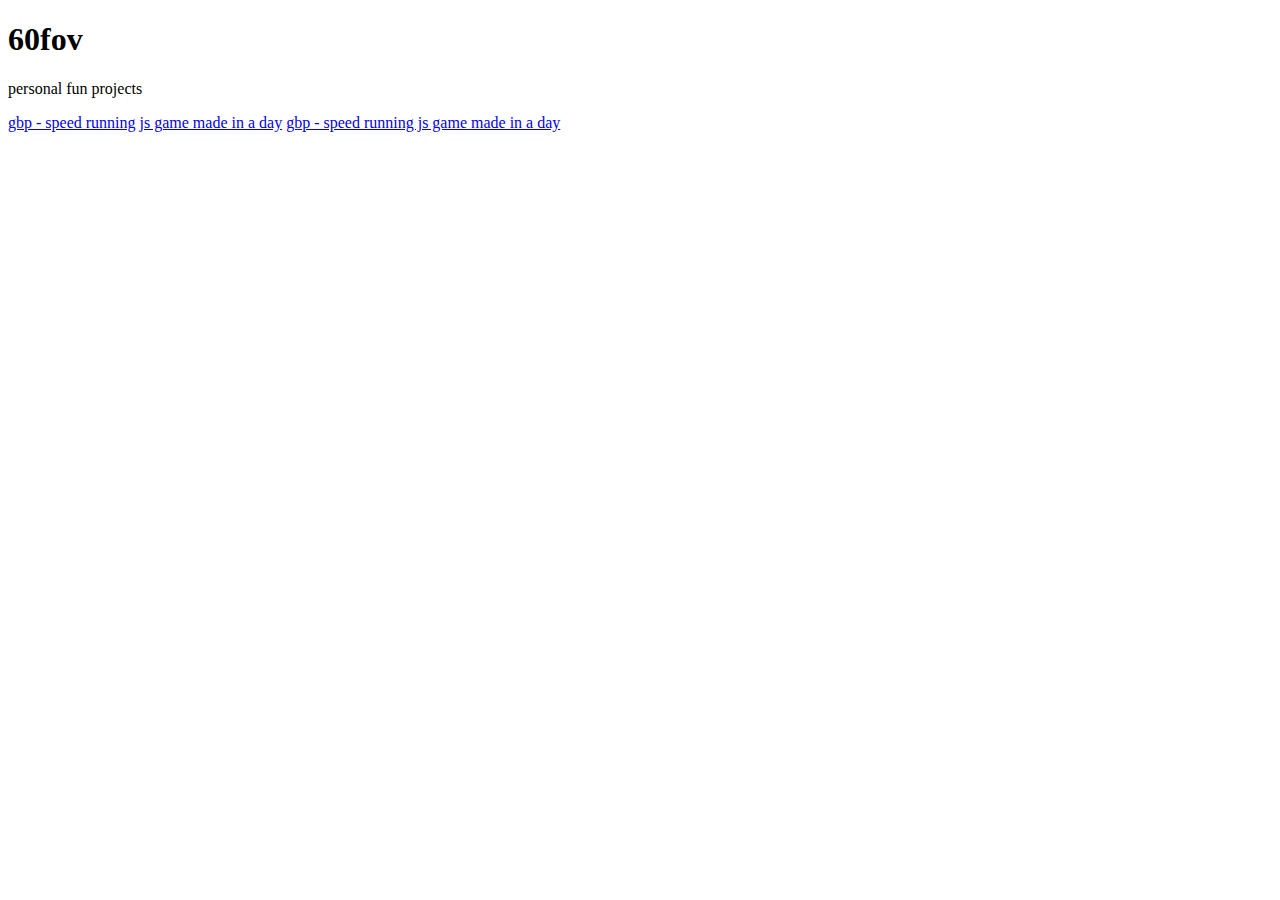
<file: index.html>
<!DOCTYPE html>
<html>
    <head>
        <title>60fov Projects</title>
    </head>
    <body>
        <h1>60fov</h1>
        <p>personal fun projects</p>
        <a href="https://60fov.github.io/gbp/">gbp - speed running js game made in a day</a>
        <a href="https://60fov.github.io/curves/">gbp - speed running js game made in a day</a>
    </body>
</html>
</file>
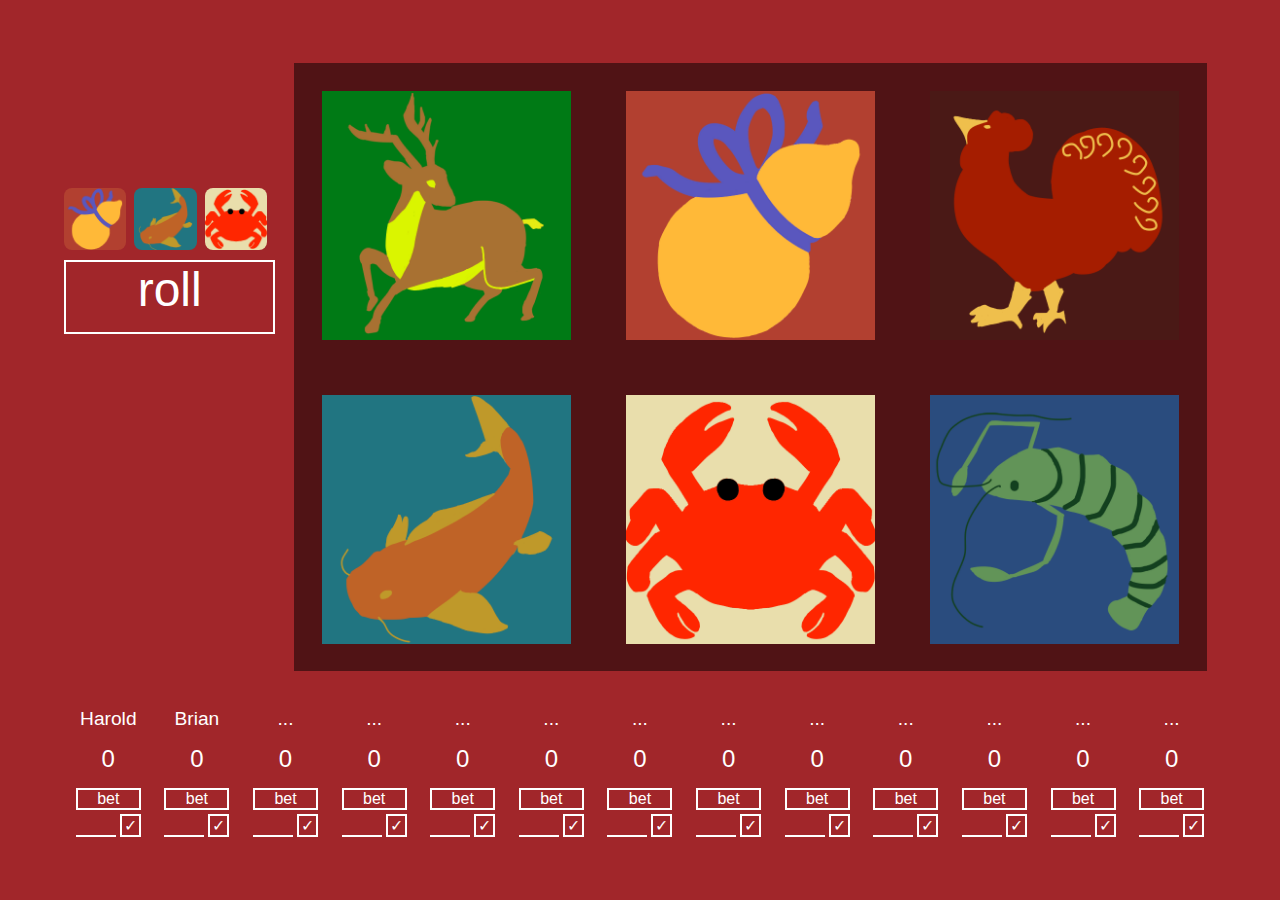
<file: baucua/index.html>
<!DOCTYPE html>
<html lang="en">
<head>
  <meta charset="UTF-8">
  <meta name="viewport" content="width=device-width, initial-scale=1.0">
  <link rel="stylesheet" href="main.css">
  <title> bau cau </title>

</head>
<body>
  <section id="wrapper">
    <section id="top-section">
      <div id="top-section-left">
        <div id="dice-wrapper">
          <img class="dice" id="dice-1" src="assets/bau.png">
          <img class="dice" id="dice-2" src="assets/ca.png">
          <img class="dice" id="dice-3" src="assets/cua.png">
        </div>
        <span id="roll"> roll </span>
      </div>

      <div id="top-section-right">
        <div class="tiles" id="tile-1">
          <img src="assets/nai.png">
          <span class="hide"></span>
          <ul class="bet-list" ></ul>
        </div>
        <div class="tiles" id="tile-2">
          <img src="assets/bau.png">
          <span class="hide"></span>
          <ul class="bet-list"></ul>
        </div>
        <div class="tiles" id="tile-3">
          <img src="assets/ga.png">
          <span class="hide"></span>
          <ul class="bet-list"></ul>
        </div>
        <div class="tiles" id="tile-4">
          <img src="assets/ca.png">
          <span class="hide"></span>
          <ul class="bet-list"></ul>
        </div>
        <div class="tiles" id="tile-5">
          <img src="assets/cua.png">
          <span class="hide"></span>
          <ul class="bet-list"></ul>
        </div>
        <div class="tiles" id="tile-6">
          <img src="assets/tom.png">
          <span class="hide"></span>
          <ul class="bet-list"></ul>
        </div>
      </div>
    </section>
    
    <section id="bottom-section"> 
      <div id="player-section">
        <div class="player">
          <span class="name" contenteditable="true">Harold</span>
          <span class="money">0</span>
          <span class="bet"> bet </span>
          <div class="dep-wrapper"><input class="deposit-amount">
          <span class="deposit"> ✓ </span></div>
        </div>
        <div class="player">
          <span class="name" contenteditable="true">Brian</span>
          <span class="money">0</span>
          <span class="bet"> bet </span>
          <div class="dep-wrapper"><input class="deposit-amount">
          <span class="deposit"> ✓ </span></div>
        </div>
        <div class="player">
          <span class="name" contenteditable="true">...</span>
          <span class="money">0</span>
          <span class="bet"> bet </span>
          <div class="dep-wrapper"><input class="deposit-amount">
          <span class="deposit"> ✓ </span></div>

        </div>
        <div class="player">
          <span class="name" contenteditable="true">...</span>
          <span class="money">0</span>
          <span class="bet"> bet </span>
          <div class="dep-wrapper"><input class="deposit-amount">
          <span class="deposit"> ✓ </span></div>
        </div>
        <div class="player">
          <span class="name" contenteditable="true">...</span>
          <span class="money">0</span>
          <span class="bet"> bet </span>
          <div class="dep-wrapper"><input class="deposit-amount">
          <span class="deposit"> ✓ </span></div>
        </div>
        <div class="player">
          <span class="name" contenteditable="true">...</span>
          <span class="money">0</span>
          <span class="bet"> bet </span>
          <div class="dep-wrapper"><input class="deposit-amount">
          <span class="deposit"> ✓ </span></div>
        </div>
        <div class="player">
          <span class="name" contenteditable="true">...</span>
          <span class="money">0</span>
          <span class="bet"> bet </span>
          <div class="dep-wrapper"><input class="deposit-amount">
          <span class="deposit"> ✓ </span></div>
        </div>
        <div class="player">
          <span class="name" contenteditable="true">...</span>
          <span class="money">0</span>
          <span class="bet"> bet </span>
          <div class="dep-wrapper"><input class="deposit-amount">
          <span class="deposit"> ✓ </span></div>
        </div>
        <div class="player">
          <span class="name" contenteditable="true">...</span>
          <span class="money">0</span>
          <span class="bet"> bet </span>
          <div class="dep-wrapper"><input class="deposit-amount">
          <span class="deposit"> ✓ </span></div>
        </div>
        <div class="player">
          <span class="name" contenteditable="true">...</span>
          <span class="money">0</span>
          <span class="bet"> bet </span>
          <div class="dep-wrapper"><input class="deposit-amount">
          <span class="deposit"> ✓ </span></div>
        </div>
        <div class="player">
          <span class="name" contenteditable="true">...</span>
          <span class="money">0</span>
          <span class="bet"> bet </span>
          <div class="dep-wrapper"><input class="deposit-amount">
          <span class="deposit"> ✓ </span></div>
        </div>
        <div class="player">
          <span class="name" contenteditable="true">...</span>
          <span class="money">0</span>
          <span class="bet"> bet </span>
          <div class="dep-wrapper"><input class="deposit-amount">
          <span class="deposit"> ✓ </span></div>
        </div>
        <div class="player">
          <span class="name" contenteditable="true">...</span>
          <span class="money">0</span>
          <span class="bet"> bet </span>
          <div class="dep-wrapper"><input class="deposit-amount">
          <span class="deposit"> ✓ </span></div>
        </div>

        </div>
      </div>
    </section>

    
  </section>
  
  <section id="bet-menu">
    <span id="bet-name"></span>
    <div>
      <img src="assets/nai.png">
      <input class="bet-val" type="text" autocomplete="off" placeholder="nai">
    </div>
    
    <div>
      <img src="assets/bau.png">
      <input class="bet-val" type="text" autocomplete="off" placeholder="bau">
    </div>
    <div>
      <img src="assets/ga.png">
      <input class="bet-val" type="text" autocomplete="off" placeholder="ga">
    </div>
    <div>
      <img src="assets/ca.png">
      <input class="bet-val" type="text" autocomplete="off" placeholder="ca">
    </div>
    <div>
      <img src="assets/cua.png">
      <input class="bet-val" type="text" autocomplete="off" placeholder="cua">
    </div>
    <div>
      <img src="assets/tom.png">
      <input class="bet-val" type="text" autocomplete="off" placeholder="tom">
    </div>

    <span id="bet-confirm"> confirm </span>
  </section>
  <script src="main.js"></script>
</body>
</html>
</file>
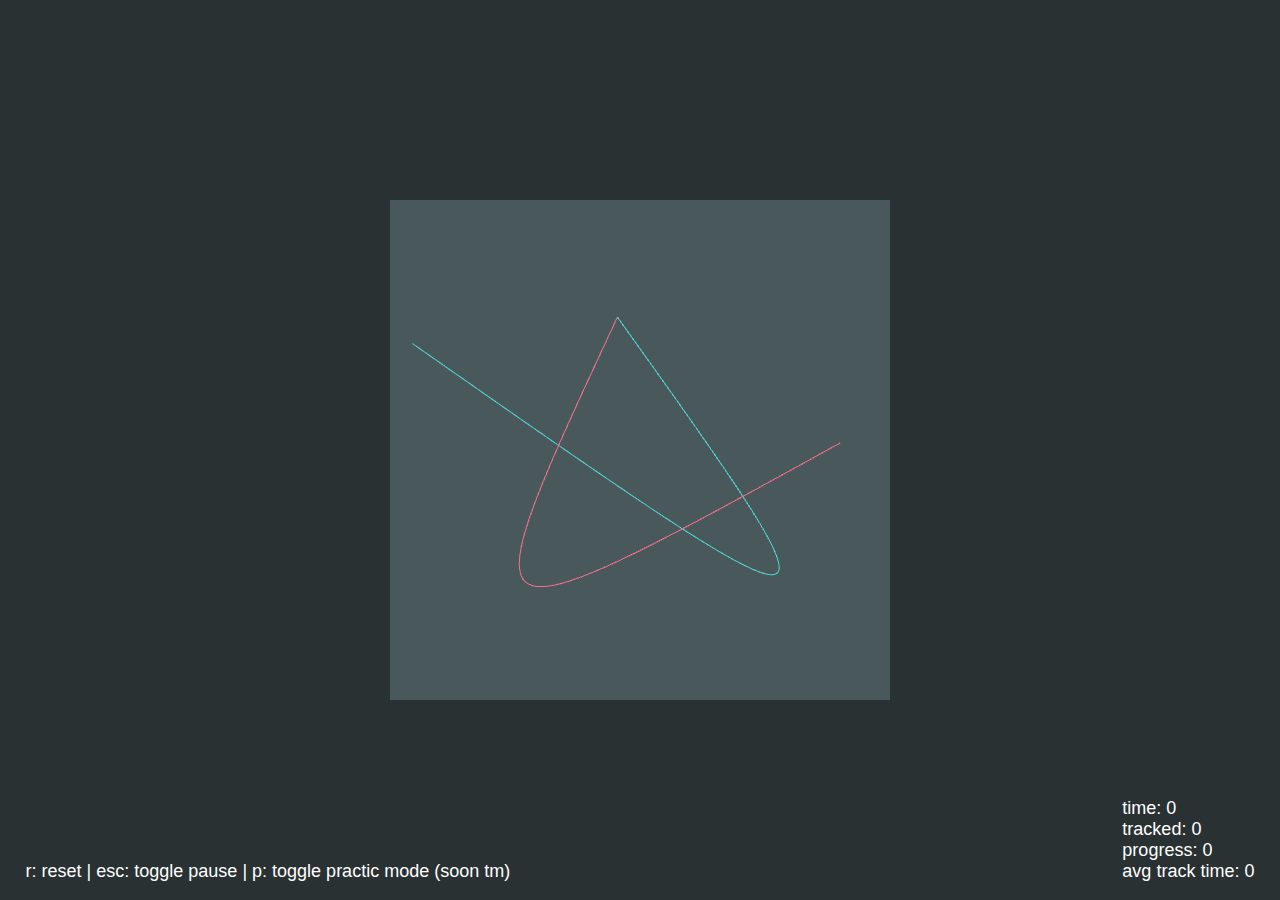
<file: curves/index.html>
<html>
	<head>
		<title>ubc</title>
		<style>
			body {
				margin: 0;
				font-family: sans-serif; 
				display: flex;
				align-items: center;
				justify-content: center;
				height: 100vh;
				background: #293132;
			}
			#canvas {
				cursor: url(assets/cursor40.png) 20 20, auto;
				z-index: 1000;
			}

			#ui {
				position: absolute;
				width: 100%;
				height: 100%;
				font-family: sans-serif;
			}
			
			#stats {
				color: white;
				font-size: 18px;
				position: absolute;
				right: 2%;
				bottom: 2%;
			}

			#info {
				color: white;
				font-size: 18px;
				position: absolute;
				bottom: 2%;
				left: 2%;
			}

		</style>
	</head>
	<body>
		<div id="ui">
			<div id="stats"></div>
			<div id="info">r: reset | esc: toggle pause | p: toggle practic mode (soon tm) </div>
		</div>
    <canvas id="canvas"></canvas>
    <script src="js/three.js"></script>
		<script src="js/util.js"></script>
		<script src="js/renderer.js"></script>
		<script src="js/line_tracker.js"></script>
		<script src="js/ui.js"></script>
		<script src="js/main.js"></script>
	</body>
</html>
</file>
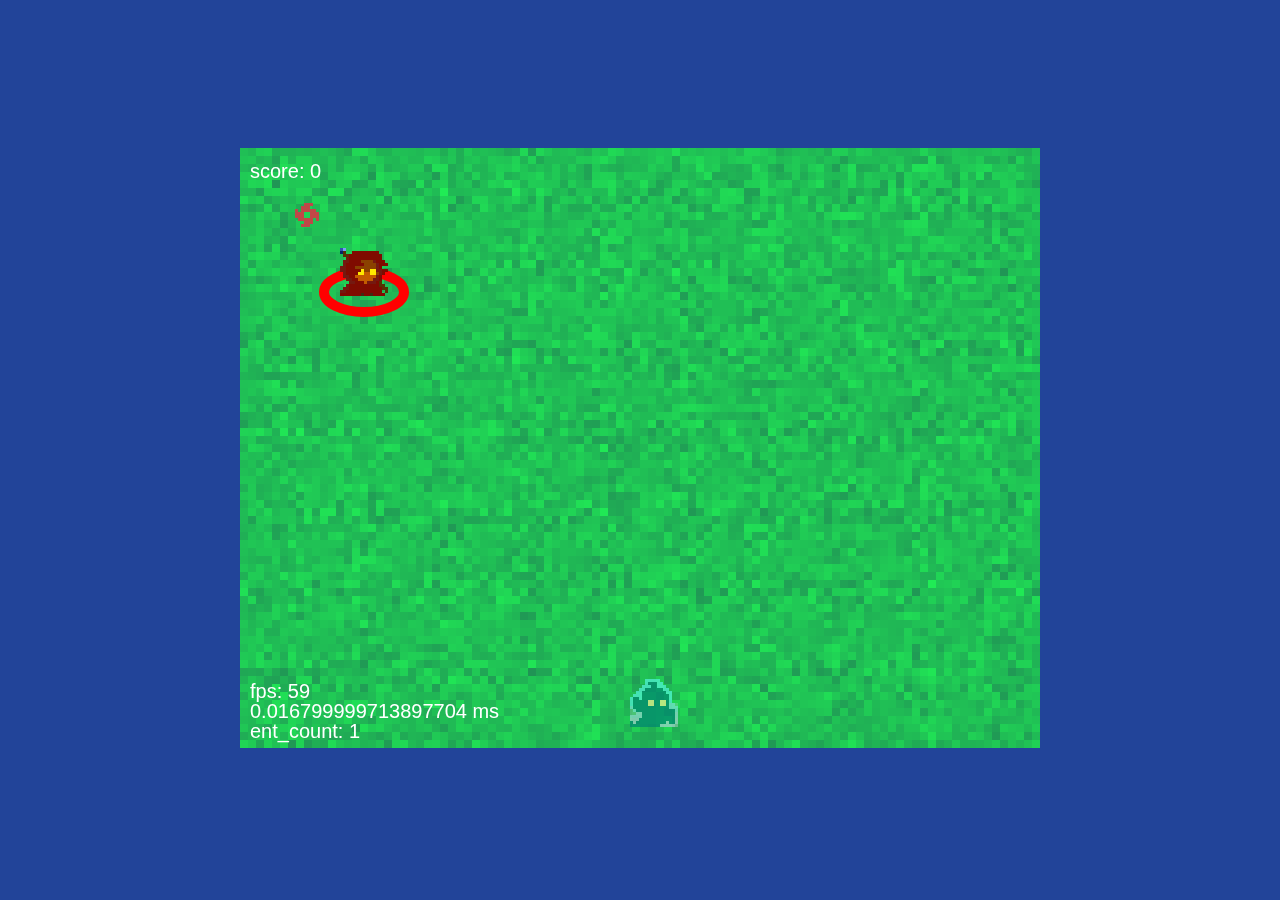
<file: fighter/index.html>
<!DOCTYPE html>
<html lang="en">
<head>
  <meta charset="UTF-8">
  <meta http-equiv="X-UA-Compatible" content="IE=edge">
  <meta name="viewport" content="width=device-width, initial-scale=1.0">
  <title>not a fighter</title>
  <script src='js/perlin.js'></script>
  <style>
      * {
        margin: 0;
        padding: 0;
      }

      body {
        width: 100vw;
        height: 100vh;
        background: #224499;
        display: flex;
        align-items: center;
        justify-content: center;;
      }

      canvas {
      }

  </style>
</head>
<body>
  <div>
    <canvas width="800" height="600"></canvas>
  </div>
  
  <script src="js/game.js"></script>
</body>
</html>
</file>
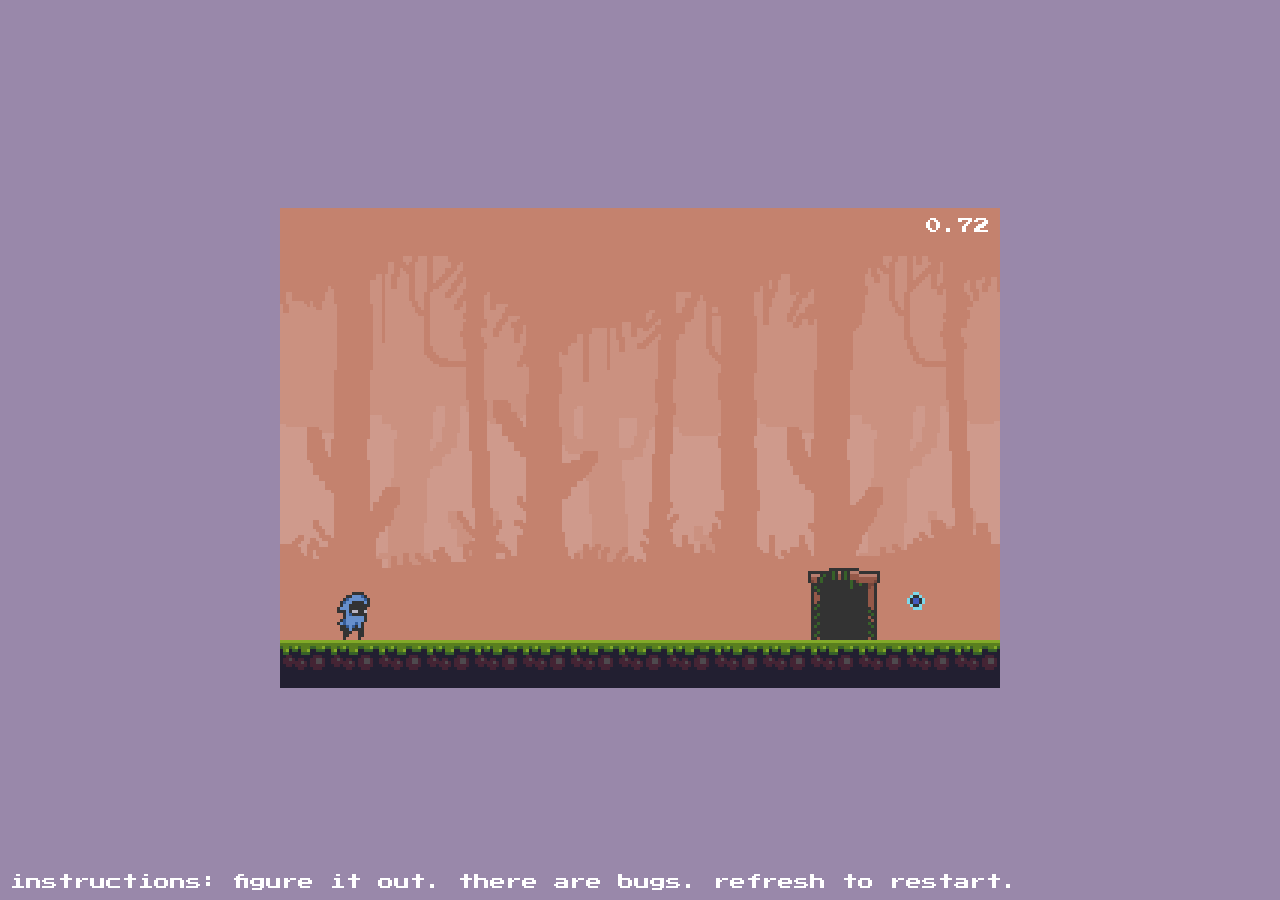
<file: gbp/index.html>
<!DOCTYPE html>
<html lang="en">
<head>
  <meta charset="UTF-8">
  <meta http-equiv="X-UA-Compatible" content="IE=edge">
  <meta name="viewport" content="width=device-width, initial-scale=1.0">
  <title>gbp</title>


  <link rel="preconnect" href="https://fonts.gstatic.com">
  <link href="https://fonts.googleapis.com/css2?family=Press+Start+2P&display=swap" rel="stylesheet"> 

  <script src="js/fpsmeter.min.js"></script>
  <script src="js/math.js"></script>
  <script src="js/data.js"></script>
  <script src="js/input.js"></script>
  <script src="js/app.js"></script>
  <script src="js/game.js"></script>
  <script src="js/main.js"></script>

  <style>
    * {
      margin: 0;
      padding: 0;
    }

    body {
      width: 100vw;
      height: 100vh;
      background: #98a;
      display: flex;
      align-items: center;
      justify-content: center;
    }

    section {
      position: relative;
    }

    canvas {
      background: #444;
      /* border-radius: 5px; */
    }

    span {
      font-family: Arial, Helvetica, sans-serif;;
      color: white;
      position: fixed;
      font-size: 16px;
      bottom: 10px;
      left: 10px;
      font-family: "Press Start 2P";
    }

    #timer {
      position: absolute;
      color: white;
      top: 10px;
      right: 10px;
      font-family: "Press Start 2P";
    }

  </style>

  
</head>
<body>
  <section>
    <p id="timer"></p>
  </section>
  <span> instructions: figure it out. there are bugs. refresh to restart. </span>
</body>
</html>
</file>
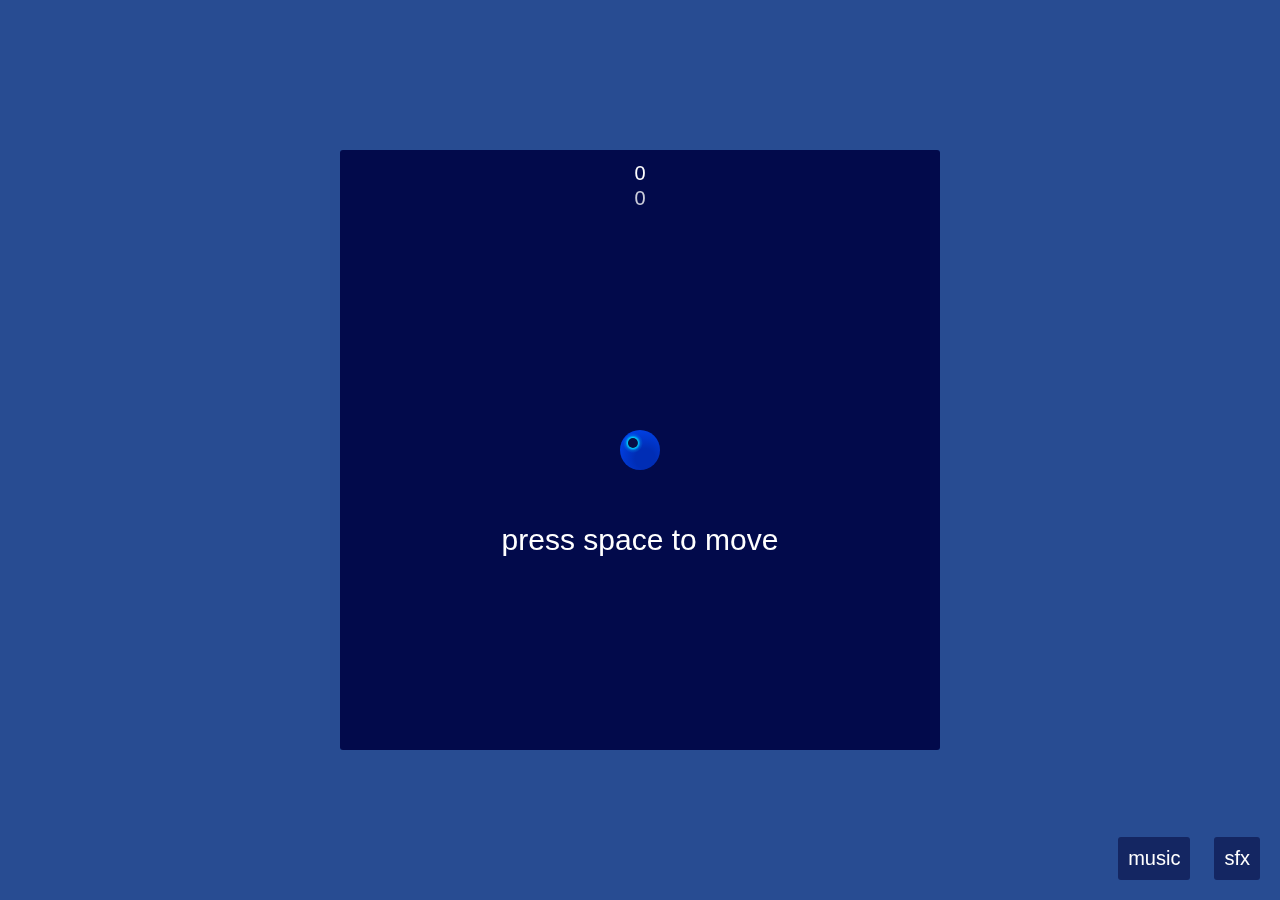
<file: swimmy/index.html>
<!DOCTYPE html>
<html lang="en">
<head>
  <meta charset="UTF-8">
  <meta http-equiv="X-UA-Compatible" content="IE=edge">
  <meta name="viewport" content="width=device-width, initial-scale=1.0">
  
  <script src="js/fpsmeter.min.js"></script>
  <script src="js/math.js"></script>
  <script src="js/timer.js"></script>
  <script src="js/app.js"></script>
  <script src="js/dom.js"></script>
  <script src="js/input.js"></script>
  <script src="js/renderer.js"></script>
  <script src="js/sprite.js"></script>
  <script src="js/player.js"></script>
  <script src="js/enemy.js"></script>

  <title>swimmy boi</title>
  <style>
    * {
      padding: 0;
      margin: 0;
    }

    body {
      width: 100vw;
      height: 100vh;
      background: #284c92;
    }

    section {
      width: 100%;
      height: 100%;  
      display: flex;
      align-items: center;
      justify-content: center;
    }
    canvas {
      background-color: #020A4B;
      border-radius: 3px;
    }

    div {
      position: fixed;
      bottom: 10px;
      right: 10px;
    }
    div > span {
      padding: 10px;
      margin: 10px;
      display: inline-block;
      background: rgba(0, 0, 50, 0.5);
      border-radius: 3px;
      font-family: Arial, Helvetica, sans-serif;
      color: white;
      font-size: 20px;
      cursor: pointer;
      user-select: none;
    }

    div > span[on="true"] {
      color: white;
    }

    div > span[on="false"] {
      color: rgba(255, 255, 255, 0.2);
    }
  </style>
</head>
<body>
  <section>
    <canvas width="600" height="600"></canvas>
  </section>

  <div>
    <span id="music" on="true" onclick="music_toggle(this)">music</span>
    <span id="sfx" on="true" onclick="sfx_toggle(this)">sfx</span>
  </div>
  <script src="js/main.js"></script>
</body>
</html>
</file>
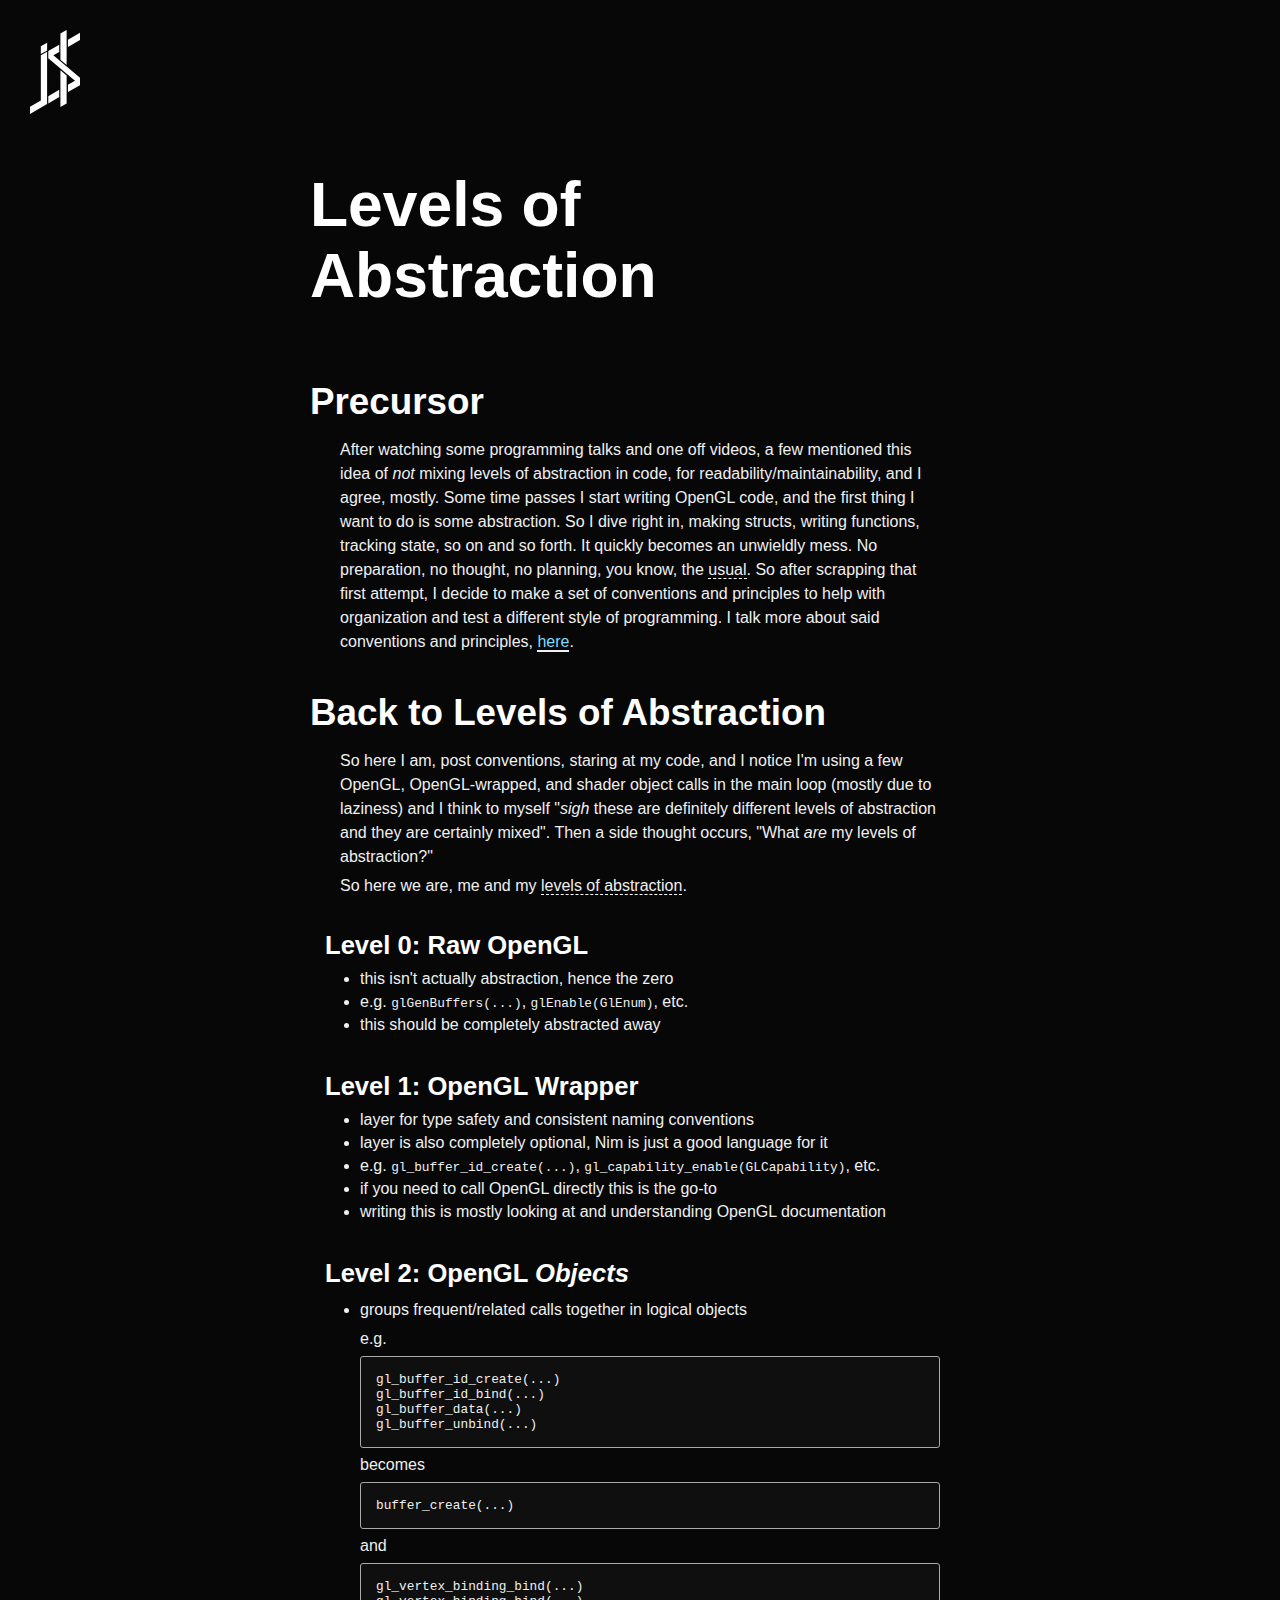
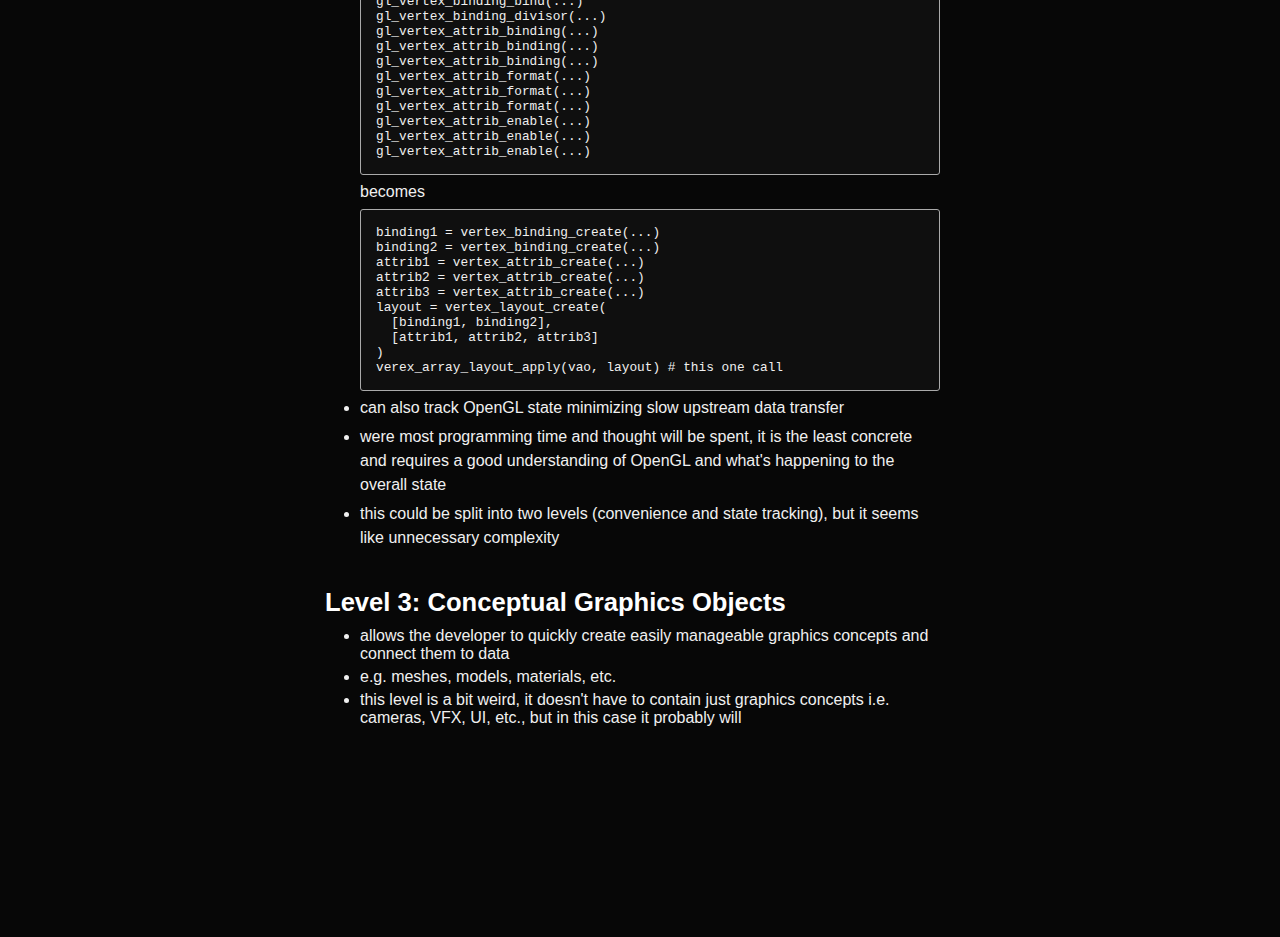
<file: record/entries/abstraction.html>
<html lang="en">
<head>
  <meta charset="UTF-8" />
  <meta content="width=device-width, initial-scale=1.0" name="viewport" />
  <meta content="ie=edge" http-equiv="X-UA-Compatible" />
  <title>Levels of Abstraction</title>

  <link rel="stylesheet" href="/record/css/style.css" />
</head>
<body>
  
<header>
  <img src="/record/assets/jds_white.svg" id="logo" alt="j$" />
  <nav>
    <ul>
      <li><a href="about.html">@me</a></li>
    </ul>
  </nav>
</header>

<section id="content">
<section class="markdown"><h1>Levels of Abstraction</h1>
<h2>Precursor</h2>
<p>After watching some programming talks and one off videos, a few mentioned this idea of <em>not</em> mixing levels of abstraction in code, for readability/maintainability, and I agree, mostly. Some time passes I start writing OpenGL code, and the first thing I want to do is some abstraction. So I dive right in, making structs, writing functions, tracking state, so on and so forth. It quickly becomes an unwieldly mess. No preparation, no thought, no planning, you know, the <span class="peek">usual<span class="peek-text">OpenGL does not like the usual</span></span>. So after scrapping that first attempt, I decide to make a set of conventions and principles to help with organization and test a different style of programming. I talk more about said conventions and principles, <a href="/record/entries/brevity.html">here</a>.</p>
<br />
<h2>Back to Levels of Abstraction</h2>
<p>So here I am, post conventions, staring at my code, and I notice I&apos;m using a few OpenGL, OpenGL-wrapped, and shader object calls in the main loop (mostly due to laziness) and I think to myself &quot;<em>sigh</em> these are definitely different levels of abstraction and they are certainly mixed&quot;. Then a side thought occurs, &quot;What <em>are</em> my levels of abstraction?&quot;</p>
<p>So here we are, me and my <span class="peek">levels of abstraction<span class="peek-text">roooooll credits</span></span>.</p>
<br />
<h3>Level 0: Raw OpenGL</h3>
<ul>
<li>this isn&apos;t actually abstraction, hence the zero</li>
<li>e.g. <code>glGenBuffers(...)</code>, <code>glEnable(GlEnum)</code>, etc.</li>
<li>this should be completely abstracted away</li>
</ul>
<br />
<h3>Level 1: OpenGL Wrapper</h3>
<ul>
<li>layer for type safety and consistent naming conventions</li>
<li>layer is also completely optional, Nim is just a good language for it</li>
<li>e.g. <code>gl_buffer_id_create(...)</code>, <code>gl_capability_enable(GLCapability)</code>, etc.</li>
<li>if you need to call OpenGL directly this is the go-to</li>
<li>writing this is mostly looking at and understanding OpenGL documentation</li>
</ul>
<br />
<h3>Level 2: OpenGL <em>Objects</em></h3>
<ul>
<li>
<p>groups frequent/related calls together in logical objects</p>
<p>e.g.</p>
<pre><code class="language-nim">gl_buffer_id_create(...)
gl_buffer_id_bind(...)
gl_buffer_data(...)
gl_buffer_unbind(...)
</code></pre>
<p>becomes</p>
<pre><code class="language-nim">buffer_create(...)
</code></pre>
<p>and</p>
<pre><code class="language-nim">gl_vertex_binding_bind(...)
gl_vertex_binding_bind(...)
gl_vertex_binding_divisor(...)
gl_vertex_attrib_binding(...)
gl_vertex_attrib_binding(...)
gl_vertex_attrib_binding(...)
gl_vertex_attrib_format(...)
gl_vertex_attrib_format(...)
gl_vertex_attrib_format(...)
gl_vertex_attrib_enable(...)
gl_vertex_attrib_enable(...)
gl_vertex_attrib_enable(...)
</code></pre>
<p>becomes</p>
<pre><code class="language-nim">binding1 = vertex_binding_create(...)
binding2 = vertex_binding_create(...)
attrib1 = vertex_attrib_create(...)
attrib2 = vertex_attrib_create(...)
attrib3 = vertex_attrib_create(...)
layout = vertex_layout_create(
  [binding1, binding2], 
  [attrib1, attrib2, attrib3]
)
verex_array_layout_apply(vao, layout) # this one call
</code></pre>
</li>
<li>
<p>can also track OpenGL state minimizing slow upstream data transfer</p>
</li>
<li>
<p>were most programming time and thought will be spent, it is the least concrete and requires a good understanding of OpenGL and what&apos;s happening to the overall state</p>
</li>
<li>
<p>this could be split into two levels (convenience and state tracking), but it seems like unnecessary complexity</p>
</li>
</ul>
<br />
<h3>Level 3: Conceptual Graphics Objects</h3>
<ul>
<li>allows the developer to quickly create easily manageable graphics concepts and connect them to data</li>
<li>e.g. meshes, models, materials, etc.</li>
<li>this level is a bit weird, it doesn&apos;t have to contain just graphics concepts i.e. cameras, VFX, UI, etc., but in this case it probably will</li>
</ul>
</section></section>

<footer>
</footer>

</body>
</html>
</file>
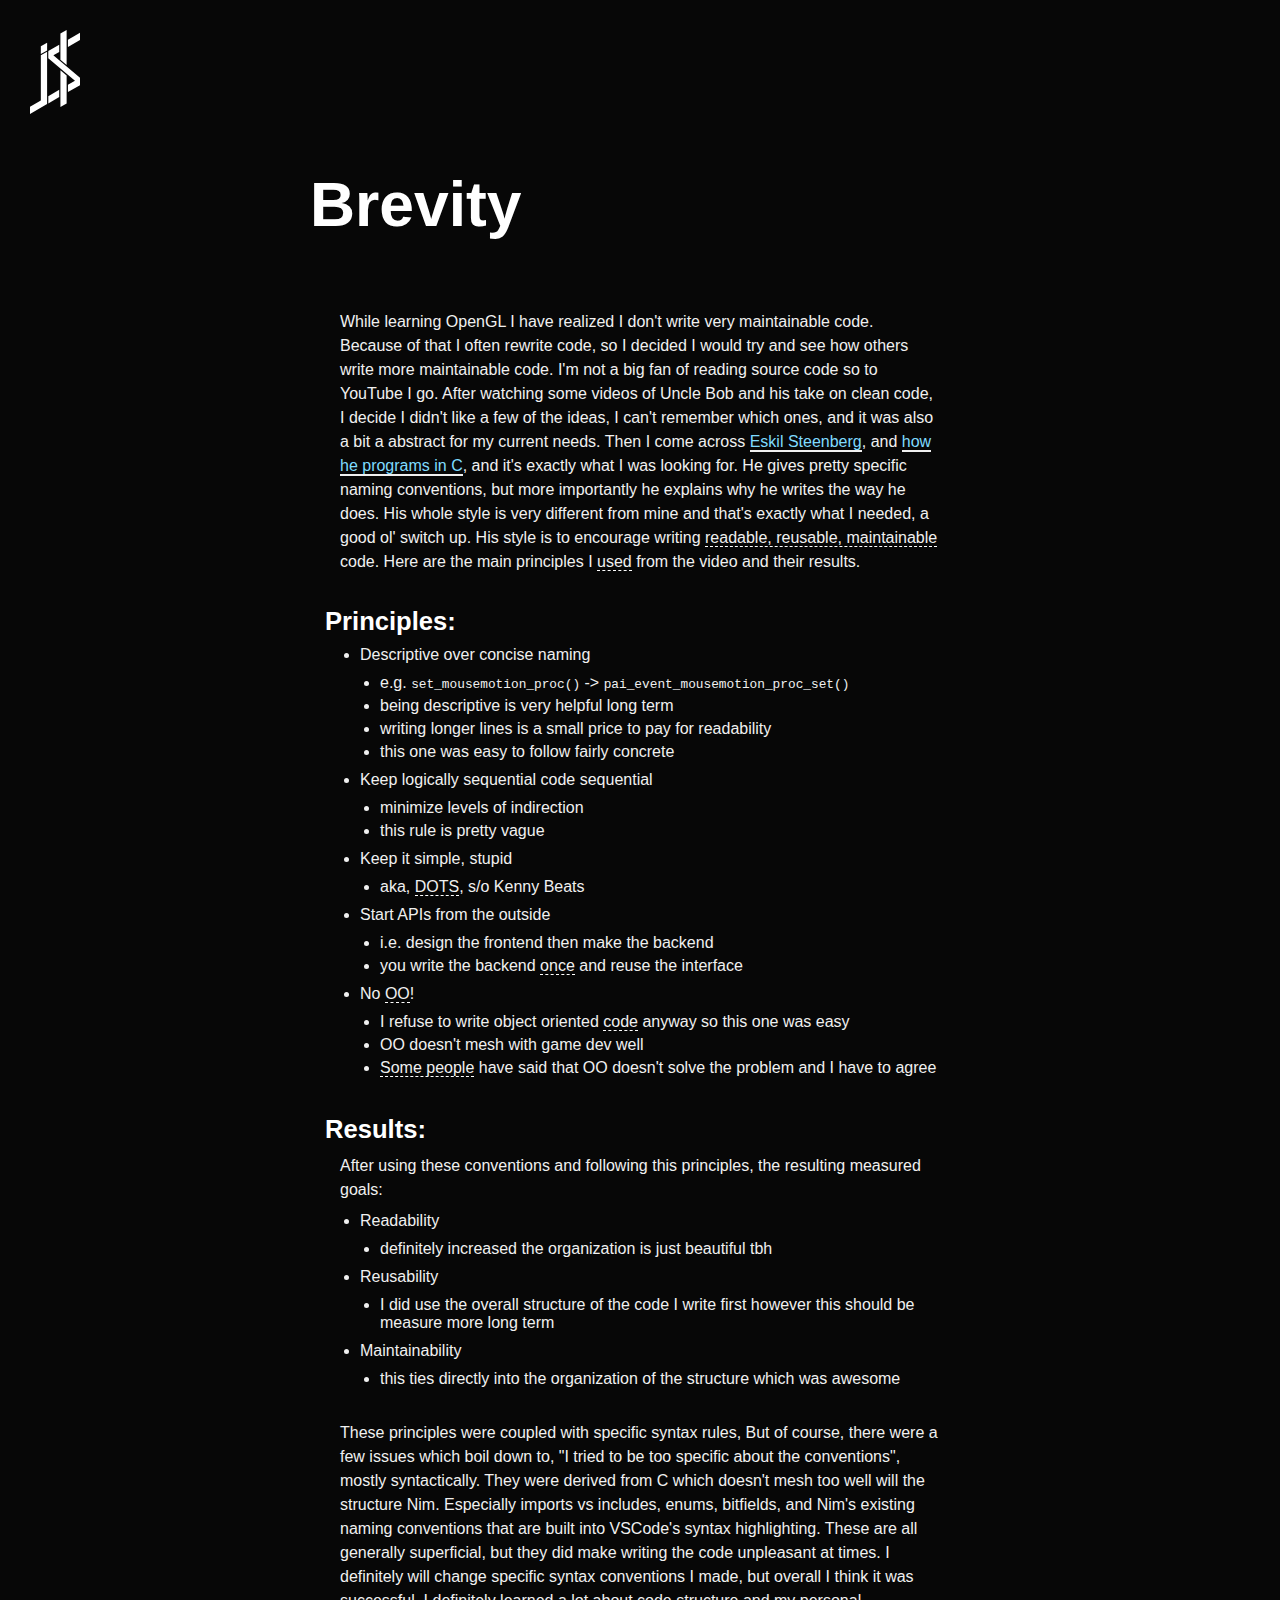
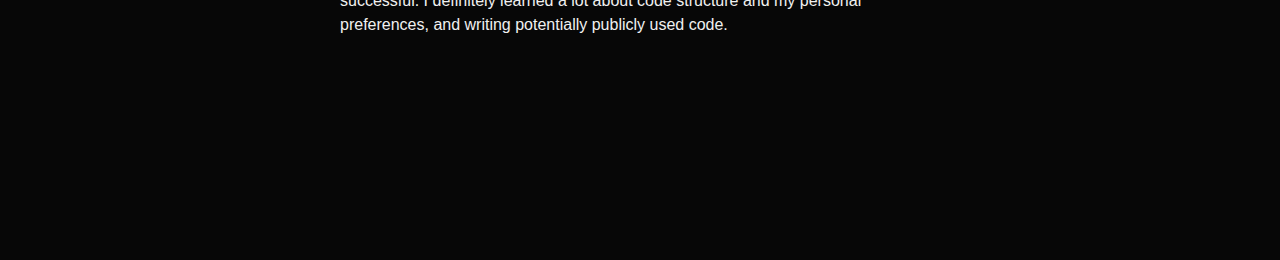
<file: record/entries/brevity.html>
<html lang="en">
<head>
  <meta charset="UTF-8" />
  <meta content="width=device-width, initial-scale=1.0" name="viewport" />
  <meta content="ie=edge" http-equiv="X-UA-Compatible" />
  <title>Brevity</title>

  <link rel="stylesheet" href="/record/css/style.css" />
</head>
<body>
  
<header>
  <img src="/record/assets/jds_white.svg" id="logo" alt="j$" />
  <nav>
    <ul>
      <li><a href="about.html">@me</a></li>
    </ul>
  </nav>
</header>

<section id="content">
<section class="markdown"><h1>Brevity</h1>
<p>While learning OpenGL I have realized I don&apos;t write very maintainable code. Because of that I often rewrite code, so I decided I would try and see how others write more maintainable code. I&apos;m not a big fan of reading source code so to YouTube I go. After watching some videos of Uncle Bob and his take on clean code, I decide I didn&apos;t like a few of the ideas, I can&apos;t remember which ones, and it was also a bit a abstract for my current needs. Then I come across <a href="https://twitter.com/EskilSteenberg">Eskil Steenberg</a>, and <a href="https://youtu.be/443UNeGrFoM">how he programs in C</a>, and it&apos;s exactly what I was looking for. He gives pretty specific naming conventions, but more importantly he explains why he writes the way he does. His whole style is very different from mine and that&apos;s exactly what I needed, a good ol&apos; switch up. His style is to encourage writing <span class="peek">readable, reusable, maintainable<span class="peek-text"> The Holy Trinity ✝ </span></span> code. Here are the main principles I <span class="peek">used<span class="peek-text">stole</span></span> from the video and their results.</p>
<br />
<h3>Principles:</h3>
<ul>
<li>Descriptive over concise naming
<ul>
<li>e.g. <code>set_mousemotion_proc()</code> -&gt; <code>pai_event_mousemotion_proc_set()</code></li>
<li>being descriptive is very helpful long term</li>
<li>writing longer lines is a small price to pay for readability</li>
<li>this one was easy to follow fairly concrete</li>
</ul>
</li>
<li>Keep logically sequential code sequential
<ul>
<li>minimize levels of indirection</li>
<li>this rule is pretty vague</li>
</ul>
</li>
<li>Keep it simple, stupid
<ul>
<li>aka, <span class="peek">DOTS<span class="peek-text"> Don&apos;t Over Think Shit </span></span>, s/o Kenny Beats</li>
</ul>
</li>
<li>Start APIs from the outside
<ul>
<li>i.e. design the frontend then make the backend</li>
<li>you write the backend <span class="peek">once<span class="peek-text"> <em>hopefully</em> </span></span> and reuse the interface</li>
</ul>
</li>
<li>No <span class="peek">OO<span class="peek-text">Object Orientation</span></span>!
<ul>
<li>I refuse to write object oriented <span class="peek">code<span class="peek-text">personal projects</span></span> anyway so this one was easy</li>
<li>OO doesn&apos;t mesh with game dev well</li>
<li><span class="peek">Some people<span class="peek-text"> Brian Will, Johnathan Blow </span></span> have said that OO doesn&apos;t solve the problem and I have to agree</li>
</ul>
</li>
</ul>
<br />
<h3>Results:</h3>
<p>After using these conventions and following this principles, the resulting measured goals:</p>
<ul>
<li>Readability
<ul>
<li>definitely increased the organization is just beautiful tbh</li>
</ul>
</li>
<li>Reusability
<ul>
<li>I did use the overall structure of the code I write first however this should be measure more long term</li>
</ul>
</li>
<li>Maintainability
<ul>
<li>this ties directly into the organization of the structure which was awesome</li>
</ul>
</li>
</ul>
<br />
<p>These principles were coupled with specific syntax rules, But of course, there were a few issues which boil down to, &quot;I tried to be too specific about the conventions&quot;, mostly syntactically. They were derived from C which doesn&apos;t mesh too well will the structure Nim. Especially imports vs includes, enums, bitfields, and Nim&apos;s existing naming conventions that are built into VSCode&apos;s syntax highlighting. These are all generally superficial, but they did make writing the code unpleasant at times. I definitely will change specific syntax conventions I made, but overall I think it was successful. I definitely learned a lot about code structure and my personal preferences, and writing potentially publicly used code.</p>
<br />
</section></section>

<footer>
</footer>

</body>
</html>
</file>
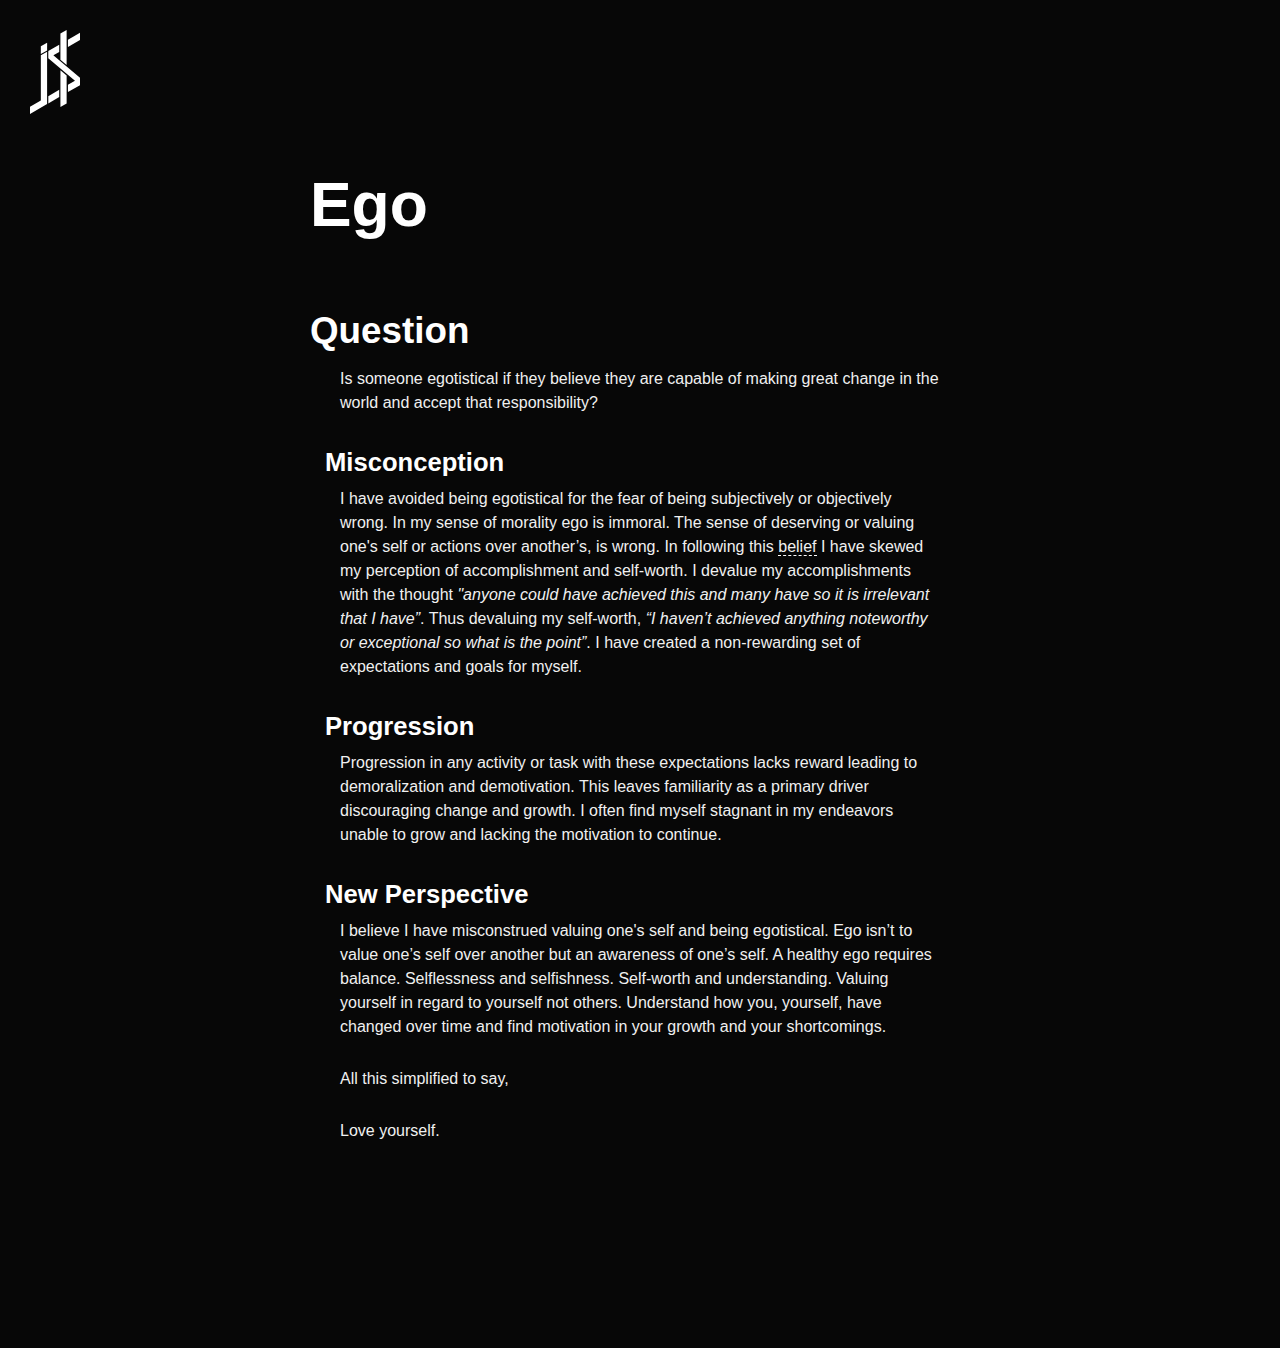
<file: record/entries/ego.html>
<html lang="en">
<head>
  <meta charset="UTF-8" />
  <meta content="width=device-width, initial-scale=1.0" name="viewport" />
  <meta content="ie=edge" http-equiv="X-UA-Compatible" />
  <title>Ego</title>

  <link rel="stylesheet" href="/record/css/style.css" />
</head>
<body>
  
<header>
  <img src="/record/assets/jds_white.svg" id="logo" alt="j$" />
  <nav>
    <ul>
      <li><a href="about.html">@me</a></li>
    </ul>
  </nav>
</header>

<section id="content">
<section class="markdown"><h1>Ego</h1>
<h2>Question</h2>
<p>Is someone egotistical if they believe they are capable of making great change in the world and accept that responsibility?</p>
<br />
<h3>Misconception</h3>
<p>I have avoided being egotistical for the fear of being subjectively or objectively wrong. In my sense of morality ego is immoral. The sense of deserving or valuing one&apos;s self or actions over another’s, is wrong. In following this <span class="peek">belief<span class="peek-text"> with little thought </span></span> I have skewed my perception of accomplishment and self-worth. I devalue my accomplishments with the thought <em>&quot;anyone could have achieved this and many have so it is irrelevant that I have”</em>. Thus devaluing my self-worth, <em>“I haven’t achieved anything noteworthy or exceptional so what is the point”</em>. I have created a non-rewarding set of expectations and goals for myself.</p>
<br />
<h3>Progression</h3>
<p>Progression in any activity or task with these expectations lacks reward leading to demoralization and demotivation. This leaves familiarity as a primary driver discouraging change and growth. I often find myself stagnant in my endeavors unable to grow and lacking the motivation to continue.</p>
<br />
<h3>New Perspective</h3>
<p>I believe I have misconstrued valuing one&apos;s self and being egotistical. Ego isn’t to value one’s self over another but an awareness of one’s self. A healthy ego requires balance. Selflessness and selfishness. Self-worth and understanding. Valuing yourself in regard to yourself not others. Understand how you, yourself, have changed over time and find motivation in your growth and your shortcomings.</p>
<br />
<p>All this simplified to say,</p>
<br />
<p>Love yourself.</p>
</section></section>

<footer>
</footer>

</body>
</html>
</file>
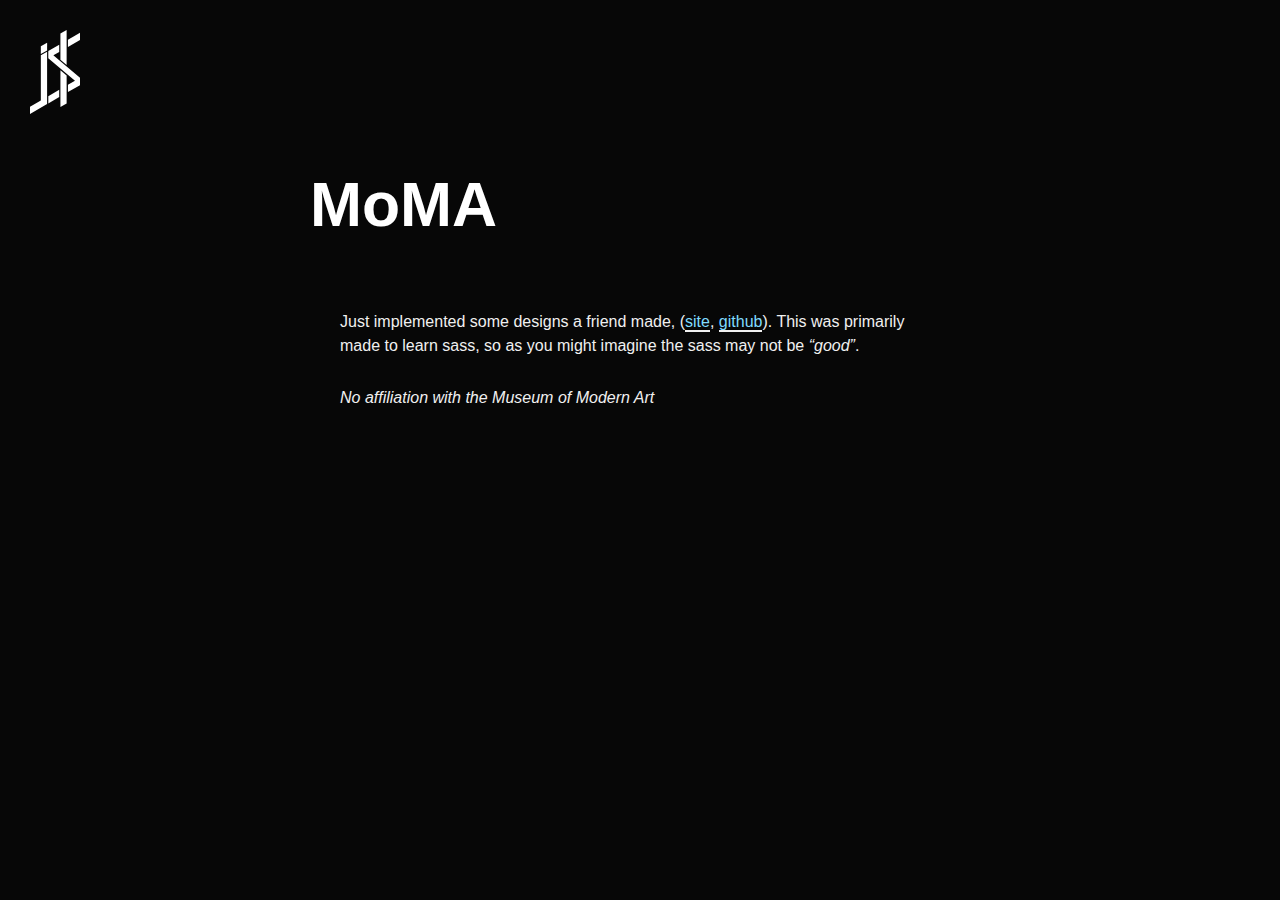
<file: record/entries/moma.html>
<html lang="en">
<head>
  <meta charset="UTF-8" />
  <meta content="width=device-width, initial-scale=1.0" name="viewport" />
  <meta content="ie=edge" http-equiv="X-UA-Compatible" />
  <title>MoMA</title>

  <link rel="stylesheet" href="/record/css/style.css" />
</head>
<body>
  
<header>
  <img src="/record/assets/jds_white.svg" id="logo" alt="j$" />
  <nav>
    <ul>
      <li><a href="about.html">@me</a></li>
    </ul>
  </nav>
</header>

<section id="content">
<section class="markdown"><h1>MoMA</h1>
<p>Just implemented some designs a friend made, (<a href="https://60fov.github.io/MoMA/">site</a>, <a href="https://github.com/60fov/MoMA">github</a>). This was primarily made to learn sass, so as you might imagine the sass may not be <em>“good”</em>.</p>
<br />
<p><em>No affiliation with the Museum of Modern Art</em></p>
</section></section>

<footer>
</footer>

</body>
</html>
</file>
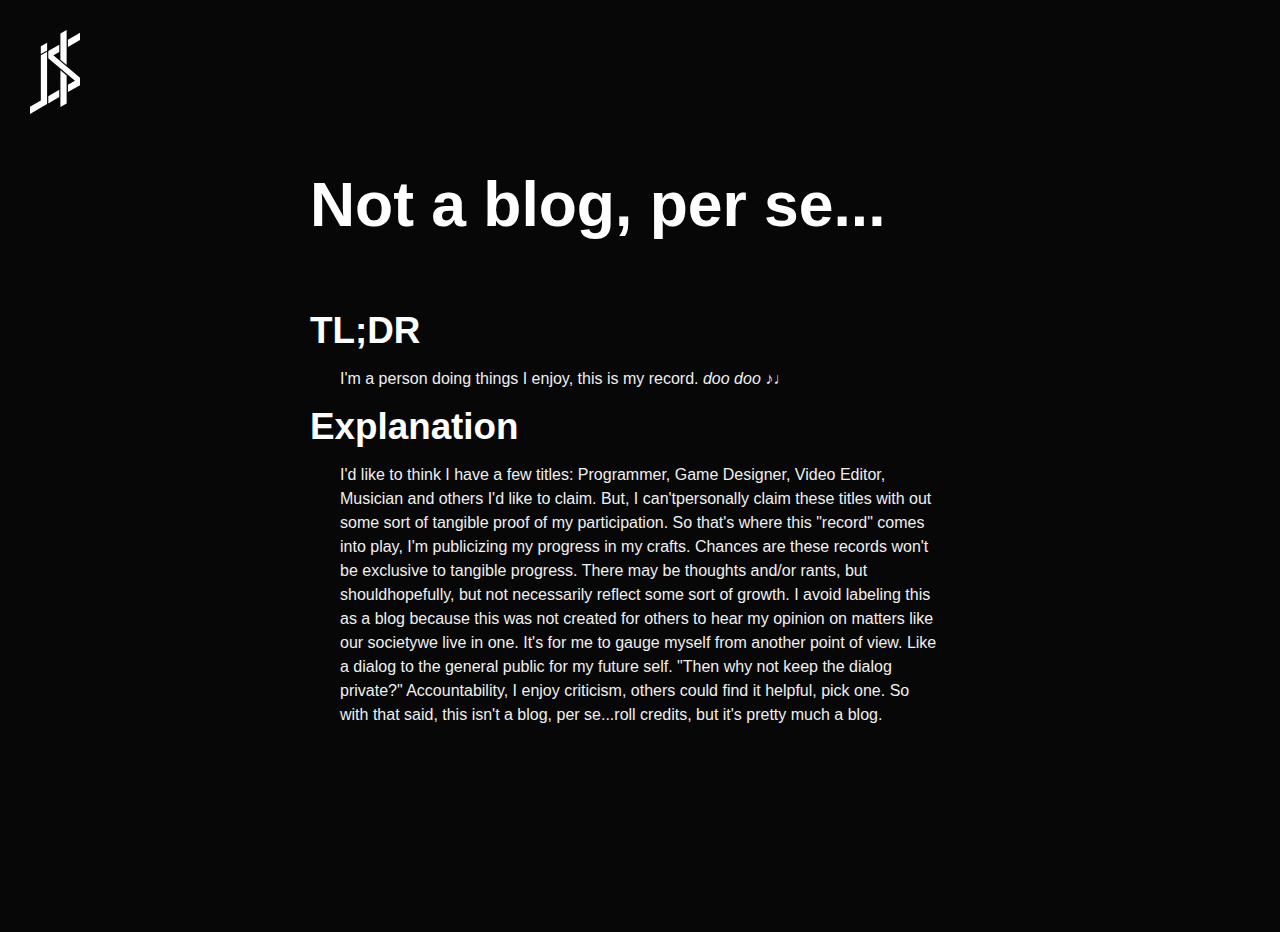
<file: record/entries/perse.html>
<html lang="en">
<head>
  <meta charset="UTF-8" />
  <meta content="width=device-width, initial-scale=1.0" name="viewport" />
  <meta content="ie=edge" http-equiv="X-UA-Compatible" />
  <title>Not a blog, per se...</title>

  <link rel="stylesheet" href="/record/css/style.css" />
</head>
<body>
  
<header>
  <img src="/record/assets/jds_white.svg" id="logo" alt="j$" />
  <nav>
    <ul>
      <li><a href="about.html">@me</a></li>
    </ul>
  </nav>
</header>

<section id="content">
<section class="markdown"><h1>Not a blog, per se...</h1>
<h2>TL;DR</h2>
<p>I&apos;m a person doing things I enjoy, this is my record. <em>doo</em> <em>doo</em> ♪♩</p>
<h2>Explanation</h2>
<p>I&apos;d like to think I have a few titles: Programmer, Game Designer, Video Editor, Musician and others I&apos;d like to claim. But, <span class="tip"><span class="text">I can&apos;t</span><span class="info">personally</span></span> claim these titles with out some sort of tangible proof of my participation. So that&apos;s where this &quot;record&quot; comes into play, I&apos;m publicizing my progress in my crafts. Chances are these records won&apos;t be exclusive to tangible progress. There may be thoughts and/or rants, but <span class="tip"><span class="text">should</span><span class="info">hopefully, but not necessarily</span></span> reflect some sort of growth. I avoid labeling this as a blog because this was not created for others to hear my opinion on matters like <span class="tip"><span class="text">our society</span><span class="info">we live in one</span></span>. It&apos;s for me to gauge myself from another point of view. Like a dialog to the general public for my future self. &quot;Then why not keep the dialog private?&quot; Accountability, I enjoy criticism, others could find it helpful, pick one. So with that said, this <span class="tip"><span class="text">isn&apos;t a blog, per se...</span><span class="info">roll credits</span></span>, but it&apos;s pretty much a blog.</p>
</section></section>

<footer>
</footer>

</body>
</html>
</file>
<file: baucua/main.css>
* {
  margin: 0px;
  padding: 0px;
  color: white;
  font-family: Arial, Helvetica, sans-serif;
}


body {
  width: 100vw;
  height: 100vh;
  background: #a1262a;
  display: flex;
  align-items: center;
  justify-content: center;
}


#wrapper {
  width: 90%;
  height: 90%;
  display: flex;
  flex-direction: column;
  justify-content: space-around;
}

#top-section {
  /* display: flex; */
  /* justify-content: space-between; */
  position: relative;
}

#top-section > div {
  display: inline-block;
}

#top-section-left {
  width: 18%;
  height: 100%;
  position: absolute;
}

#dice-wrapper {
  width: 100%;
  padding: 60% 0 0 0;
  font-size: 0;
  /* height: 50%; */
}

.dice {
  width: 30%;
  /* box-sizing: content-box; */
  border-radius: 8px;
  display: inline-block;
}

#dice-1, #dice-2 {
  margin-right: 4%;
}

#roll {
  width: 100%;
  height: 70px;
  /* background: white; */
  /* color: black; */
  display: inline-block;
  font-size: 3rem;
  text-align: center;
  /* border-radius: 8px; */
  margin: 10px 0 0 0;
  border: white solid 2px;
  transition: background 100ms ease;
  cursor: pointer;
}

#roll:hover {
  background:rgba(255, 255, 255, 0.2);
}

#top-section-right {
  width: 80%;
  float: right;
  font-size: 0;
}

.tiles {
  width: 27%;
  display: inline-block;
  text-align: center;
  padding: 3%;
  background: rgba(0, 0, 0, 0.5);
  /* border: 2px  #fbfbf8 solid; */
  position: relative;
}

.tiles > img {
  width: 100%;
  max-width: 325px;
}

.tiles > span {
  width: 5vw;
  height: 5vw;
  font-size: 4rem;
  position: absolute;
  bottom: 10%;
  right: 10%;
  background: #ff0;
  border-radius: 50%;
}

.hide {
  visibility: hidden;
}

.bet-list {
  position: absolute;
  left: 0;
  top: 0;
  width: 100%;
  height: 100%;
  font-size: 1rem;
  list-style: none;
  padding: 10%;
  box-sizing: border-box;
  
  
}

.bet-disp {
  background:rgba(0, 0, 0, 0.5);
}

#bottom-section {
}

#player-section {
  width: 100%;
  display: flex;
  justify-content: space-around;
  align-items: center;
}

.player {
  display: flex;
  flex-direction: column;
  text-align: center;
  box-sizing: content-box;
}

.name {
  font-size: 1.2rem;
  /* overflow: hidden; */
}

.money {
  font-size: 1rem;
  padding: 5px;
  /* border: white 2px solid; */
  margin-top: 10px;
}

.bet {
  margin-top: 10px;
  border: white 2px solid;
  transition: background 100ms ease;
  /* width: 20px; */
}

.bet:hover {
  background:rgba(255, 255, 255, 0.2);
  cursor: pointer;
}

.money {
  font-size: 1.5rem;
}

#bet-menu {
  position: fixed;
  width: 15rem;
  padding: 12px 0;
  /* height: 30vh; */
  left: 100px;
  bottom: 200px;
  background: #222;
  display: flex;
  flex-direction: column;
  justify-content: center;
  text-align: center;
  visibility: hidden;
}

#bet-menu > div {
  margin: 10px;
  display: flex;
  justify-content: space-around;
  /* width: 100%; */
}

#bet-menu > div > img {
  width: 15%;
}

#bet-menu > div > input {
  background: none;
  border: none;
  border-bottom: white 2px solid;
}

#bet-confirm {
  height: 40px;
  font-size: 2rem;
  border: white 2px solid;
  width: 80%;
  margin: auto;
  transition: background 200ms ease;
  cursor: pointer;
}

#bet-confirm:hover {
  background:rgba(255, 255, 255, 0.2);
}


.dep-wrapper {
  display: flex;
}

.deposit-amount {
  width: 40px;
  background: none;
  border: none;
  border-bottom: white 2px solid;
}

.deposit {
  border: white 2px solid;
  padding: 0 2px;
  margin:  4px 0 0 4px;
  transition: background 150ms ease;
  cursor: pointer;
}

.deposit:hover {
  background: rgba(255, 255, 255, 0.2);
}
</file>
<file: record/css/style.css>
* {
  margin: 0;
  padding: 0;
}

html {
  font-size: 100%;
  font-family: "Trebuchet MS", -apple-system, "BlinkMacSystemFont", "Helvetica", "Ubuntu", "Verdana", "Segoe UI", "Arial", sans-serif;
}

body {
  background: #070707;
  color: #F0F0F0;
}

a {
  text-decoration: none;
  color: #7FDBFF;
  border-bottom: 2px #F0F0F0 solid;
}
a:visited {
  color: #F0F0F0;
}

header #logo {
  max-width: 50px;
  margin: 30px;
}
header nav {
  display: none;
}

#content {
  width: 80%;
  max-width: 600px;
  margin: 0 auto;
}
#content ul.entries li.entry {
  list-style: none;
  margin: 10px 0 0 0;
  font-family: "Roboto", -apple-system, "BlinkMacSystemFont", "Helvetica", "Ubuntu", "Verdana", "Segoe UI", "Arial", sans-serif;
}
#content ul.entries li.entry span {
  float: right;
  visibility: hidden;
}
#content ul.entries li.entry:hover > span {
  visibility: visible;
}
@media (hover: none) {
  #content ul.entries li.entry span {
    visibility: visible;
  }
}

footer {
  height: 200px;
}

section.markdown h1, section.markdown h2, section.markdown h3, section.markdown h4, section.markdown h5, section.markdown h6 {
  font-family: "Roboto", -apple-system, "BlinkMacSystemFont", "Helvetica", "Ubuntu", "Verdana", "Segoe UI", "Arial", sans-serif;
  color: #FFFFFF;
}
section.markdown h1 {
  font-size: 3.9rem;
  margin: 25px 0 70px -5%;
}
section.markdown h2 {
  font-size: 2.3rem;
  margin: 15px 0 15px -5%;
}
section.markdown h3 {
  font-size: 1.6rem;
  margin: 10px 0 10px -2.5%;
}
section.markdown h4 {
  font-size: 1.2rem;
  margin: 5px 0 5px -1.25%;
}
section.markdown h5 {
  font-size: 1.1rem;
  margin: 5px 0 5px -0.625%;
}
section.markdown h6 {
  font-size: 1rem;
  margin: 5px 0 5px 0%;
}
section.markdown p {
  line-height: 1.5;
  margin: 5px 0;
}
section.markdown ul, section.markdown ol {
  list-style-type: unset;
  margin: 10px 0 10px 0;
}
section.markdown li {
  margin: 5px 0 5px 20px;
}
section.markdown pre {
  padding: 15px;
  background: #0f0f0f;
  color: #F0F0F0;
  border: 1px solid #AAAAAA;
  border-radius: 3px;
  overflow-x: scroll;
}
section.markdown code {
  font-family: "Fira Code", monospace;
  font-size: 0.8rem;
}
section.markdown .peek {
  border-bottom: 1px dashed #FFFFFF;
  position: relative;
}
section.markdown .peek:hover > .peek-text {
  visibility: visible;
}
section.markdown .peek .peek-text {
  font-weight: 600;
  color: #070707;
  background: #FFFFFF;
  visibility: hidden;
  position: absolute;
  padding: 0px 5px;
  border-radius: 2px;
  bottom: -150%;
  left: 0;
  margin-left: -8px;
  white-space: nowrap;
  z-index: 1;
}

/*# sourceMappingURL=style.css.map */
</file>
